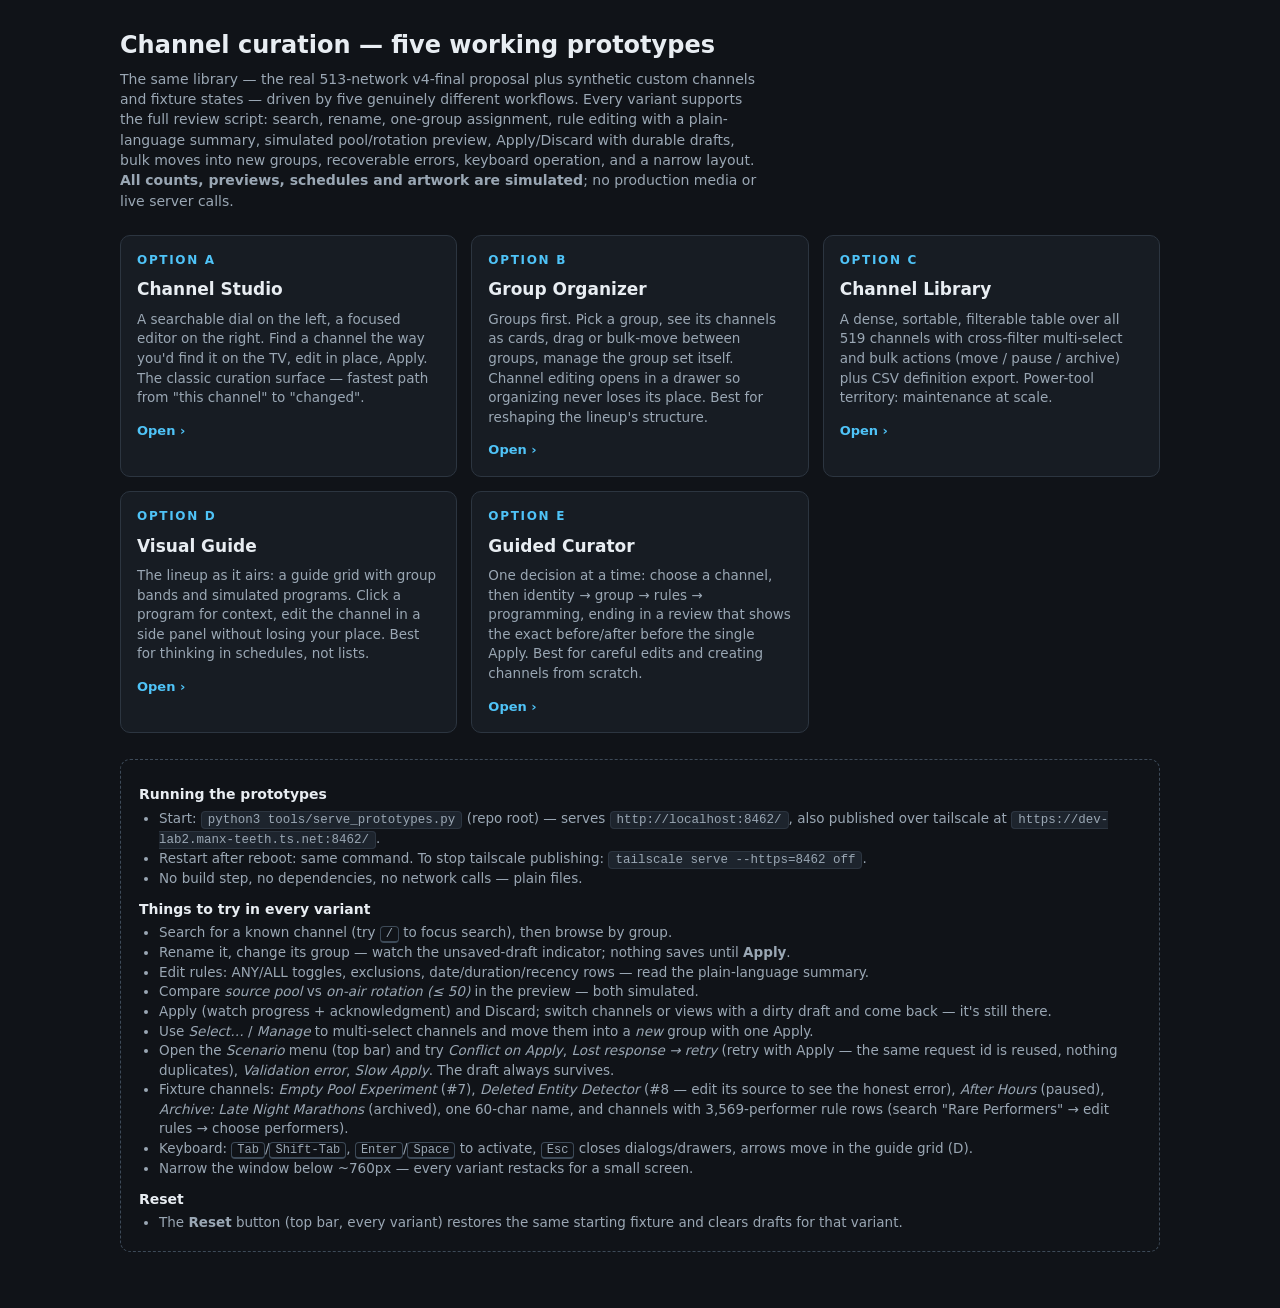
<file: prototypes/channel-curation/index.html>
<!DOCTYPE html>
<html lang="en">
<head>
<meta charset="utf-8">
<meta name="viewport" content="width=device-width, initial-scale=1">
<title>Channel curation — five prototypes</title>
<link rel="icon" href="data:image/svg+xml,%3Csvg xmlns=%27http://www.w3.org/2000/svg%27 viewBox=%270 0 16 16%27%3E%3Crect width=%2716%27 height=%2716%27 rx=%273%27 fill=%27%234fc3f7%27/%3E%3C/svg%3E">
<link rel="stylesheet" href="./shared/styles.css">
<style>
  body { overflow: auto; }
  .landing { max-width: 1080px; margin: 0 auto; padding: 28px 20px 60px; }
  .landing h1 { font-size: 24px; margin-bottom: 4px; }
  .landing .lede { color: var(--text-dim); margin: 6px 0 24px; max-width: 72ch; }
  .grid { display: grid; grid-template-columns: repeat(auto-fit, minmax(300px, 1fr)); gap: 14px; }
  .opt {
    display: flex; flex-direction: column; gap: 8px;
    background: var(--bg-raise); border: 1px solid var(--line); border-radius: 10px;
    padding: 16px; text-decoration: none; color: var(--text); transition: border-color .12s;
  }
  .opt:hover { border-color: var(--accent); }
  .opt .letter { font-size: 12px; font-weight: 800; letter-spacing: .14em; color: var(--accent); }
  .opt h2 { font-size: 17px; }
  .opt p { margin: 0; color: var(--text-dim); font-size: 13.5px; }
  .opt .go { margin-top: 6px; color: var(--accent); font-weight: 600; font-size: 13px; }
  .notes {
    margin-top: 26px; border: 1px dashed var(--line-strong); border-radius: 10px;
    padding: 14px 18px; color: var(--text-dim); font-size: 13.5px; max-width: none;
  }
  .notes h3 { color: var(--text); font-size: 14px; margin: 10px 0 4px; }
  .notes ul { margin: 4px 0; padding-left: 20px; }
  .notes code { background: var(--bg-panel); border: 1px solid var(--line); border-radius: 4px; padding: 1px 6px; font-family: var(--mono); font-size: 12.5px; }
  .kbd { border: 1px solid var(--line-strong); border-bottom-width: 2px; border-radius: 4px; padding: 0 5px; font-family: var(--mono); font-size: 12px; }
</style>
</head>
<body>
<div class="landing">
  <h1>Channel curation — five working prototypes</h1>
  <p class="lede">
    The same library — the real 513-network v4-final proposal plus synthetic custom
    channels and fixture states — driven by five genuinely different workflows.
    Every variant supports the full review script: search, rename, one-group
    assignment, rule editing with a plain-language summary, simulated
    pool/rotation preview, Apply/Discard with durable drafts, bulk moves into new
    groups, recoverable errors, keyboard operation, and a narrow layout.
    <strong>All counts, previews, schedules and artwork are simulated</strong>; no
    production media or live server calls.
  </p>
  <div class="grid">
    <a class="opt" href="./studio/">
      <span class="letter">OPTION A</span>
      <h2>Channel Studio</h2>
      <p>A searchable dial on the left, a focused editor on the right. Find a channel the way you'd find it on the TV, edit in place, Apply. The classic curation surface — fastest path from "this channel" to "changed".</p>
      <span class="go">Open ›</span>
    </a>
    <a class="opt" href="./organizer/">
      <span class="letter">OPTION B</span>
      <h2>Group Organizer</h2>
      <p>Groups first. Pick a group, see its channels as cards, drag or bulk-move between groups, manage the group set itself. Channel editing opens in a drawer so organizing never loses its place. Best for reshaping the lineup's structure.</p>
      <span class="go">Open ›</span>
    </a>
    <a class="opt" href="./library/">
      <span class="letter">OPTION C</span>
      <h2>Channel Library</h2>
      <p>A dense, sortable, filterable table over all 519 channels with cross-filter multi-select and bulk actions (move / pause / archive) plus CSV definition export. Power-tool territory: maintenance at scale.</p>
      <span class="go">Open ›</span>
    </a>
    <a class="opt" href="./guide/">
      <span class="letter">OPTION D</span>
      <h2>Visual Guide</h2>
      <p>The lineup as it airs: a guide grid with group bands and simulated programs. Click a program for context, edit the channel in a side panel without losing your place. Best for thinking in schedules, not lists.</p>
      <span class="go">Open ›</span>
    </a>
    <a class="opt" href="./curator/">
      <span class="letter">OPTION E</span>
      <h2>Guided Curator</h2>
      <p>One decision at a time: choose a channel, then identity → group → rules → programming, ending in a review that shows the exact before/after before the single Apply. Best for careful edits and creating channels from scratch.</p>
      <span class="go">Open ›</span>
    </a>
  </div>

  <div class="notes">
    <h3>Running the prototypes</h3>
    <ul>
      <li>Start: <code>python3 tools/serve_prototypes.py</code> (repo root) — serves <code>http://localhost:8462/</code>, also published over tailscale at <code>https://dev-lab2.manx-teeth.ts.net:8462/</code>.</li>
      <li>Restart after reboot: same command. To stop tailscale publishing: <code>tailscale serve --https=8462 off</code>.</li>
      <li>No build step, no dependencies, no network calls — plain files.</li>
    </ul>
    <h3>Things to try in every variant</h3>
    <ul>
      <li>Search for a known channel (try <span class="kbd">/</span> to focus search), then browse by group.</li>
      <li>Rename it, change its group — watch the unsaved-draft indicator; nothing saves until <strong>Apply</strong>.</li>
      <li>Edit rules: ANY/ALL toggles, exclusions, date/duration/recency rows — read the plain-language summary.</li>
      <li>Compare <em>source pool</em> vs <em>on-air rotation (≤ 50)</em> in the preview — both simulated.</li>
      <li>Apply (watch progress + acknowledgment) and Discard; switch channels or views with a dirty draft and come back — it's still there.</li>
      <li>Use <em>Select…</em> / <em>Manage</em> to multi-select channels and move them into a <em>new</em> group with one Apply.</li>
      <li>Open the <em>Scenario</em> menu (top bar) and try <em>Conflict on Apply</em>, <em>Lost response → retry</em> (retry with Apply — the same request id is reused, nothing duplicates), <em>Validation error</em>, <em>Slow Apply</em>. The draft always survives.</li>
      <li>Fixture channels: <em>Empty Pool Experiment</em> (#7), <em>Deleted Entity Detector</em> (#8 — edit its source to see the honest error), <em>After Hours</em> (paused), <em>Archive: Late Night Marathons</em> (archived), one 60-char name, and channels with 3,569-performer rule rows (search "Rare Performers" → edit rules → choose performers).</li>
      <li>Keyboard: <span class="kbd">Tab</span>/<span class="kbd">Shift-Tab</span>, <span class="kbd">Enter</span>/<span class="kbd">Space</span> to activate, <span class="kbd">Esc</span> closes dialogs/drawers, arrows move in the guide grid (D).</li>
      <li>Narrow the window below ~760px — every variant restacks for a small screen.</li>
    </ul>
    <h3>Reset</h3>
    <ul>
      <li>The <strong>Reset</strong> button (top bar, every variant) restores the same starting fixture and clears drafts for that variant.</li>
    </ul>
  </div>
</div>
</body>
</html>
</file>
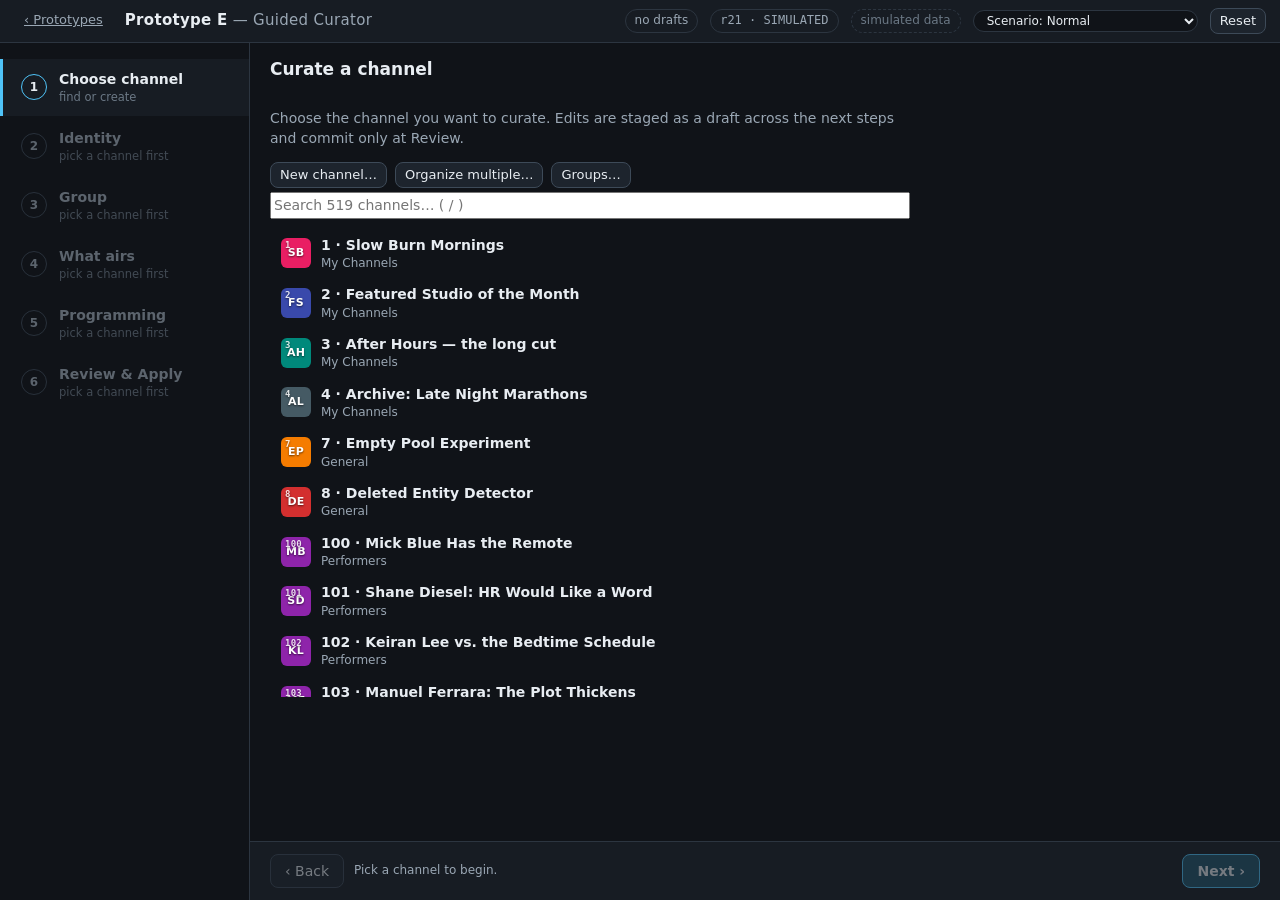
<file: prototypes/channel-curation/curator/index.html>
<!DOCTYPE html>
<html lang="en">
<head>
<meta charset="utf-8">
<meta name="viewport" content="width=device-width, initial-scale=1">
<title>Prototype E — Guided Curator</title>
<link rel="icon" href="data:image/svg+xml,%3Csvg xmlns=%27http://www.w3.org/2000/svg%27 viewBox=%270 0 16 16%27%3E%3Crect width=%2716%27 height=%2716%27 rx=%273%27 fill=%27%234fc3f7%27/%3E%3C/svg%3E">
<link rel="stylesheet" href="../shared/styles.css">
<style>
  /* E — Guided Curator: one decision at a time, identity → group → rules →
     programming → review. Apply happens once, at review, on purpose. */
  .cur-main { flex: 1; display: flex; min-height: 0; }
  .steps {
    width: 250px; flex: none; border-right: 1px solid var(--line);
    padding: 16px 0; display: flex; flex-direction: column; gap: 2px;
  }
  .steps .step {
    display: flex; gap: 12px; align-items: center; padding: 10px 18px;
    cursor: pointer; border-left: 3px solid transparent; color: var(--text-dim);
  }
  .steps .step .dot {
    width: 26px; height: 26px; border-radius: 50%; flex: none;
    display: flex; align-items: center; justify-content: center;
    border: 1.5px solid var(--line-strong); font-size: 12px; font-weight: 700;
  }
  .steps .step.current { color: var(--text); border-left-color: var(--accent); background: var(--bg-raise); }
  .steps .step.current .dot { border-color: var(--accent); }
  .steps .step.done .dot { background: var(--accent-dim); border-color: var(--accent); }
  .steps .step.blocked { opacity: .55; cursor: not-allowed; }
  .steps .step .st-label { font-weight: 600; }
  .steps .step .st-sub { font-size: 11.5px; color: var(--text-faint); }
  .stage { flex: 1; min-width: 0; display: flex; flex-direction: column; min-height: 0; }
  .stage .stage-head { padding: 14px 20px 0; }
  .stage .stage-body { flex: 1; min-height: 0; overflow: auto; padding: 12px 20px 90px; }
  .stage .stage-foot {
    display: flex; gap: 10px; align-items: center; padding: 12px 20px;
    border-top: 1px solid var(--line); background: var(--bg-raise);
  }
  .picker-list { max-width: 640px; }
  .diff-table { border-collapse: collapse; width: 100%; max-width: 760px; }
  .diff-table td, .diff-table th { border: 1px solid var(--line); padding: 6px 10px; text-align: left; vertical-align: top; font-size: 13px; }
  .diff-table th { color: var(--text-dim); font-weight: 600; width: 150px; }
  .diff-table .old { color: var(--text-dim); }
  @media (max-width: 760px) {
    .cur-main { flex-direction: column; }
    .steps { width: 100%; flex-direction: row; overflow-x: auto; padding: 8px; border-right: 0; border-bottom: 1px solid var(--line); }
    .steps .step { border-left: 0; border-bottom: 3px solid transparent; padding: 8px 10px; flex: none; }
    .steps .step.current { border-bottom-color: var(--accent); }
  }
</style>
</head>
<body>
<div id="app"></div>
<script type="module" src="./main.js"></script>
</body>
</html>
</file>
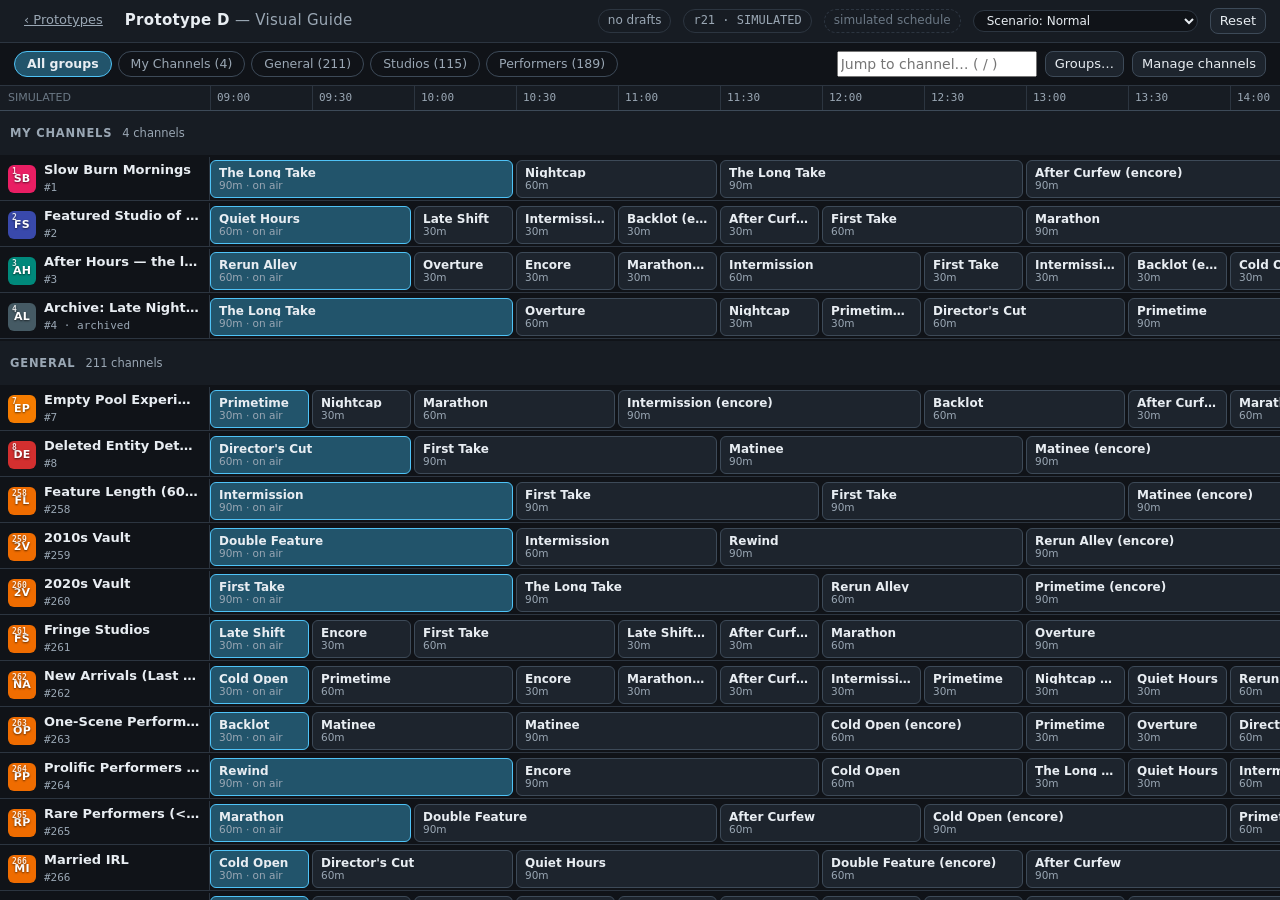
<file: prototypes/channel-curation/guide/index.html>
<!DOCTYPE html>
<html lang="en">
<head>
<meta charset="utf-8">
<meta name="viewport" content="width=device-width, initial-scale=1">
<title>Prototype D — Visual Guide</title>
<link rel="icon" href="data:image/svg+xml,%3Csvg xmlns=%27http://www.w3.org/2000/svg%27 viewBox=%270 0 16 16%27%3E%3Crect width=%2716%27 height=%2716%27 rx=%273%27 fill=%27%234fc3f7%27/%3E%3C/svg%3E">
<link rel="stylesheet" href="../shared/styles.css">
<style>
  /* D — Visual Guide: guide-shaped browsing, edit in context. */
  .gd-main { flex: 1; display: flex; flex-direction: column; min-height: 0; }
  .gd-tools { display: flex; gap: 8px; padding: 8px 14px; border-bottom: 1px solid var(--line); align-items: center; flex-wrap: wrap; }
  .gd-tools .tabs { display: flex; gap: 6px; flex-wrap: wrap; }
  .gd-tools .tabs button {
    background: transparent; border: 1px solid var(--line-strong); border-radius: 14px;
    padding: 3px 12px; font-size: 12.5px; color: var(--text-dim);
  }
  .gd-tools .tabs button[aria-pressed="true"] { background: var(--accent-dim); color: var(--text); border-color: var(--accent); font-weight: 700; }
  .grid-host { flex: 1; min-height: 0; display: flex; }
  .group-band {
    display: flex; align-items: center; gap: 10px; padding: 5px 10px;
    background: var(--bg-raise); color: var(--text-dim); font-size: 11.5px; font-weight: 700;
    text-transform: uppercase; letter-spacing: .07em;
  }
  .chan-row { display: flex; border-bottom: 1px solid var(--line); position: relative; }
  .chan-cell {
    position: sticky; left: 0; z-index: 2; width: 210px; flex: none;
    background: var(--bg); display: flex; gap: 8px; align-items: center; padding: 4px 8px;
    border-right: 1px solid var(--line); cursor: pointer; overflow: hidden;
  }
  .chan-cell:hover, .chan-cell:focus-visible { background: var(--bg-raise); }
  .chan-cell .cname { font-weight: 600; font-size: 13px; overflow: hidden; text-overflow: ellipsis; white-space: nowrap; }
  .chan-cell .cnum { color: var(--text-dim); font-family: var(--mono); font-size: 11px; }
  .prog {
    position: absolute; top: 3px; bottom: 3px; border-radius: 6px;
    background: var(--bg-panel); border: 1px solid var(--line-strong);
    padding: 4px 8px; font-size: 12px; overflow: hidden; cursor: pointer;
    display: flex; flex-direction: column; justify-content: center; min-width: 0;
  }
  .prog:hover, .prog:focus-visible { border-color: var(--accent); z-index: 1; }
  .prog.onair { background: var(--accent-dim); border-color: var(--accent); }
  .prog .pt { font-weight: 600; white-space: nowrap; overflow: hidden; text-overflow: ellipsis; }
  .prog .pm { color: var(--text-dim); font-size: 10.5px; white-space: nowrap; }
  .ctx-panel {
    width: min(480px, 94vw); flex: none; border-left: 1px solid var(--line-strong);
    background: var(--bg-raise); display: none; flex-direction: column; min-height: 0;
  }
  .ctx-panel.open { display: flex; }
  .ctx-panel .ctx-head { display: flex; align-items: center; gap: 10px; padding: 10px 14px; border-bottom: 1px solid var(--line); }
  .popover { position: fixed; z-index: 70; width: 320px; background: var(--bg-panel); border: 1px solid var(--line-strong); border-radius: 10px; box-shadow: 0 12px 48px rgba(0,0,0,.55); }
  .popover .pop-body { padding: 12px 14px; }
  @media (max-width: 760px) {
    .chan-cell { width: 140px; }
    .ctx-panel { position: fixed; right: 0; top: 0; bottom: 0; z-index: 55; box-shadow: -12px 0 48px rgba(0,0,0,.5); }
  }
</style>
</head>
<body>
<div id="app"></div>
<script type="module" src="./main.js"></script>
</body>
</html>
</file>
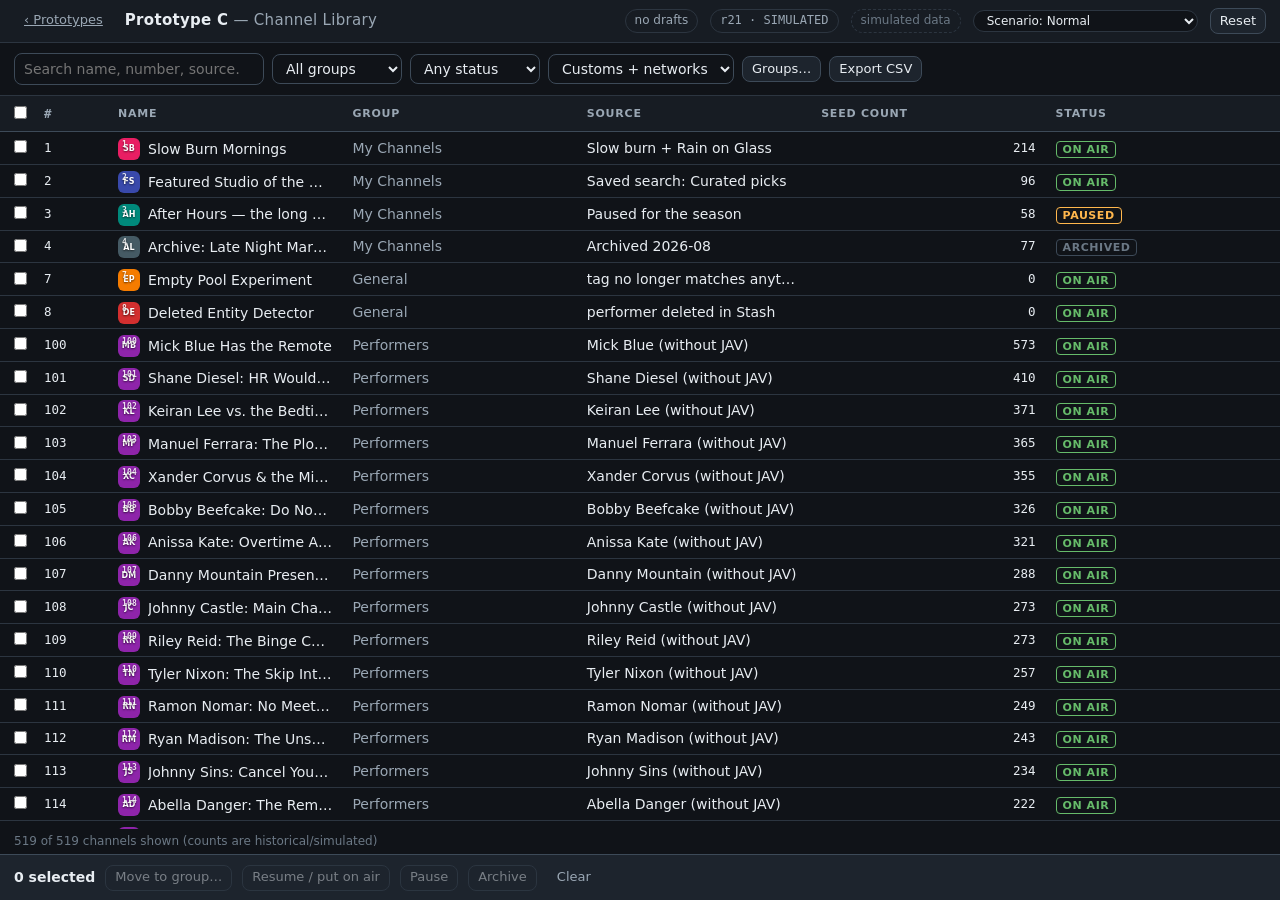
<file: prototypes/channel-curation/library/index.html>
<!DOCTYPE html>
<html lang="en">
<head>
<meta charset="utf-8">
<meta name="viewport" content="width=device-width, initial-scale=1">
<title>Prototype C — Channel Library</title>
<link rel="icon" href="data:image/svg+xml,%3Csvg xmlns=%27http://www.w3.org/2000/svg%27 viewBox=%270 0 16 16%27%3E%3Crect width=%2716%27 height=%2716%27 rx=%273%27 fill=%27%234fc3f7%27/%3E%3C/svg%3E">
<link rel="stylesheet" href="../shared/styles.css">
<style>
  /* C — Channel Library: dense, filterable table + bulk operations. */
  .lib-main { flex: 1; display: flex; flex-direction: column; min-height: 0; }
  .filters { display: flex; gap: 8px; padding: 10px 14px; border-bottom: 1px solid var(--line); flex-wrap: wrap; align-items: center; }
  .filters select, .filters input[type="search"] {
    background: var(--bg); border: 1px solid var(--line-strong); border-radius: var(--radius); padding: 5px 9px;
  }
  .table-wrap { flex: 1; min-height: 0; display: flex; }
  table { border-collapse: collapse; width: 100%; table-layout: fixed; }
  thead th {
    position: sticky; top: 0; z-index: 2; background: var(--bg-raise);
    text-align: left; font-size: 11px; text-transform: uppercase; letter-spacing: .07em;
    color: var(--text-dim); padding: 7px 10px; border-bottom: 1px solid var(--line-strong);
    cursor: pointer; user-select: none; white-space: nowrap;
  }
  thead th:hover { color: var(--text); }
  tbody tr td { padding: 4px 10px; border-bottom: 1px solid var(--line); overflow: hidden; text-overflow: ellipsis; white-space: nowrap; }
  tbody tr:hover td { background: var(--bg-raise); }
  tbody tr.cursor td { cursor: pointer; }
  td.num, th.num { width: 74px; font-family: var(--mono); font-size: 12.5px; }
  td.sel, th.sel { width: 34px; text-align: center; }
  td.grp { width: 120px; color: var(--text-dim); }
  td.cnt { width: 90px; text-align: right; font-family: var(--mono); font-size: 12.5px; }
  td.st { width: 100px; }
  tr[aria-selected="true"] td { background: var(--bg-panel); }
  .bulk-bar {
    display: flex; gap: 10px; align-items: center; padding: 8px 14px;
    background: var(--bg-panel); border-top: 1px solid var(--line-strong); min-height: 46px;
  }
  .count-note { color: var(--text-faint); font-size: 12px; }
  @media (max-width: 760px) { td.grp, th.grp, td.src, th.src { display: none; } }
</style>
</head>
<body>
<div id="app"></div>
<script type="module" src="./main.js"></script>
</body>
</html>
</file>
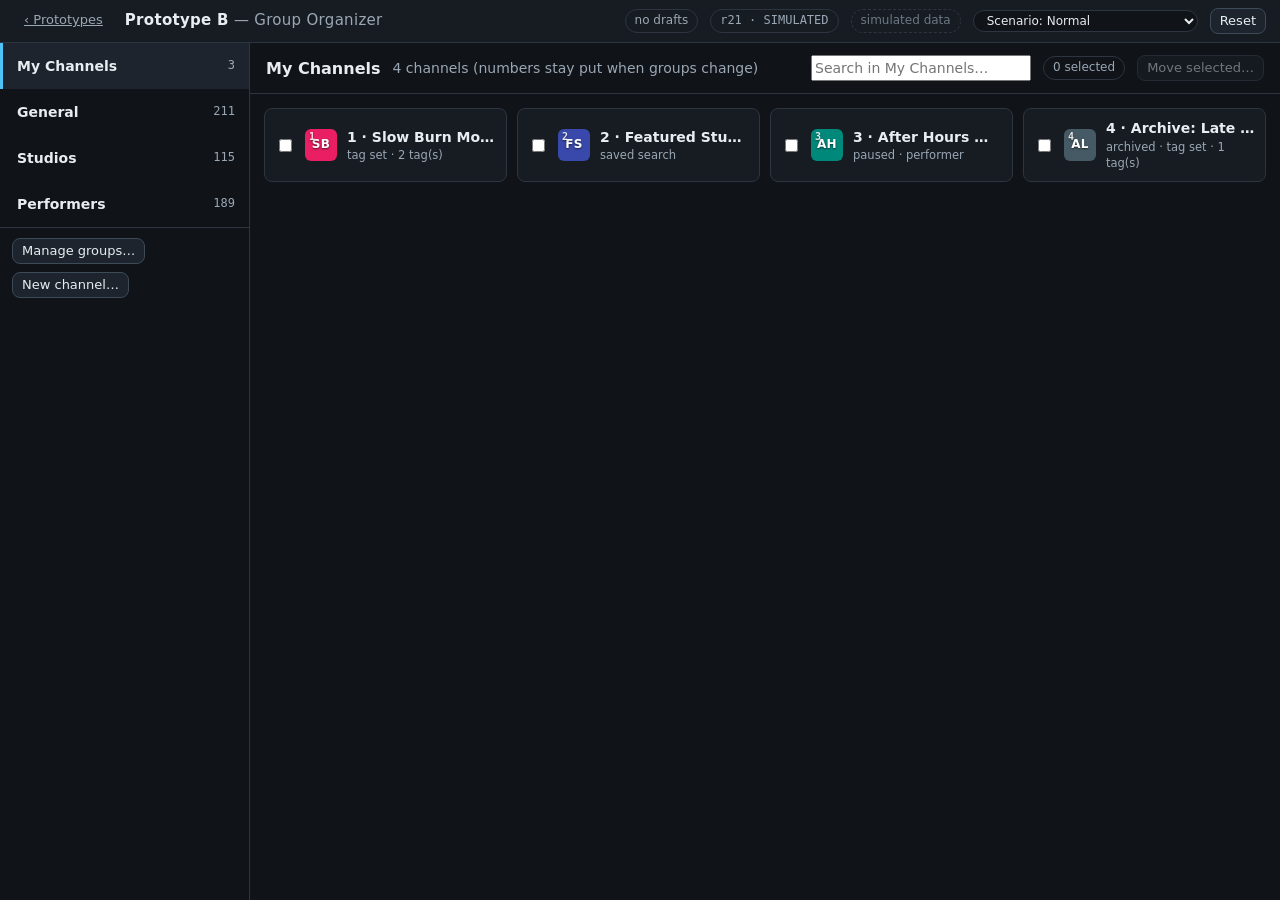
<file: prototypes/channel-curation/organizer/index.html>
<!DOCTYPE html>
<html lang="en">
<head>
<meta charset="utf-8">
<meta name="viewport" content="width=device-width, initial-scale=1">
<title>Prototype B — Group Organizer</title>
<link rel="icon" href="data:image/svg+xml,%3Csvg xmlns=%27http://www.w3.org/2000/svg%27 viewBox=%270 0 16 16%27%3E%3Crect width=%2716%27 height=%2716%27 rx=%273%27 fill=%27%234fc3f7%27/%3E%3C/svg%3E">
<link rel="stylesheet" href="../shared/styles.css">
<style>
  /* B — Group Organizer: group-first browsing + organization. */
  .org-main { flex: 1; display: flex; min-height: 0; }
  .group-rail {
    width: 250px; flex: none; border-right: 1px solid var(--line);
    display: flex; flex-direction: column; min-height: 0;
  }
  .group-rail .g-row {
    display: flex; align-items: center; gap: 10px; padding: 10px 14px;
    cursor: pointer; border-left: 3px solid transparent; min-height: 46px;
  }
  .group-rail .g-row:hover { background: var(--bg-raise); }
  .group-rail .g-row[aria-selected="true"] { background: var(--bg-panel); border-left-color: var(--accent); }
  .group-rail .g-row .g-name { font-weight: 700; flex: 1; }
  .group-rail .g-row .g-count { color: var(--text-dim); font-family: var(--mono); font-size: 12px; }
  .group-rail .g-tools { padding: 10px 12px; border-top: 1px solid var(--line); display: flex; gap: 8px; flex-wrap: wrap; }

  .members { flex: 1; min-width: 0; display: flex; flex-direction: column; min-height: 0; }
  .members .m-head { padding: 12px 16px; border-bottom: 1px solid var(--line); display: flex; align-items: center; gap: 12px; flex-wrap: wrap; }
  .members .m-tools { display: flex; gap: 8px; flex-wrap: wrap; }
  .cards {
    display: grid; grid-template-columns: repeat(auto-fill, minmax(230px, 1fr));
    gap: 10px; padding: 14px; align-content: start;
  }
  .card {
    background: var(--bg-raise); border: 1px solid var(--line); border-radius: var(--radius);
    padding: 9px 10px; display: flex; gap: 10px; align-items: center; cursor: pointer;
    min-height: 52px;
  }
  .card:hover { border-color: var(--line-strong); }
  .card[aria-selected="true"] { border-color: var(--accent); }
  .card.dragover { border-color: var(--warn); border-style: dashed; }
  .card .c-name { font-weight: 600; overflow: hidden; text-overflow: ellipsis; white-space: nowrap; }
  .card .c-sub { color: var(--text-dim); font-size: 11.5px; }
  .drop-empty {
    border: 1px dashed var(--line-strong); color: var(--text-faint);
    border-radius: var(--radius); padding: 14px; margin: 0 14px; text-align: center;
  }

  .drawer {
    position: fixed; top: 0; right: 0; bottom: 0; width: min(560px, 94vw);
    background: var(--bg-raise); border-left: 1px solid var(--line-strong);
    box-shadow: -12px 0 48px rgba(0,0,0,.5); z-index: 50; display: flex; flex-direction: column;
  }
  .drawer .drawer-head { display: flex; align-items: center; gap: 10px; padding: 12px 16px; border-bottom: 1px solid var(--line); }
  @media (max-width: 760px) {
    .org-main { flex-direction: column; }
    .group-rail { width: 100%; max-height: 38vh; border-right: 0; border-bottom: 1px solid var(--line); }
  }
</style>
</head>
<body>
<div id="app"></div>
<script type="module" src="./main.js"></script>
</body>
</html>
</file>
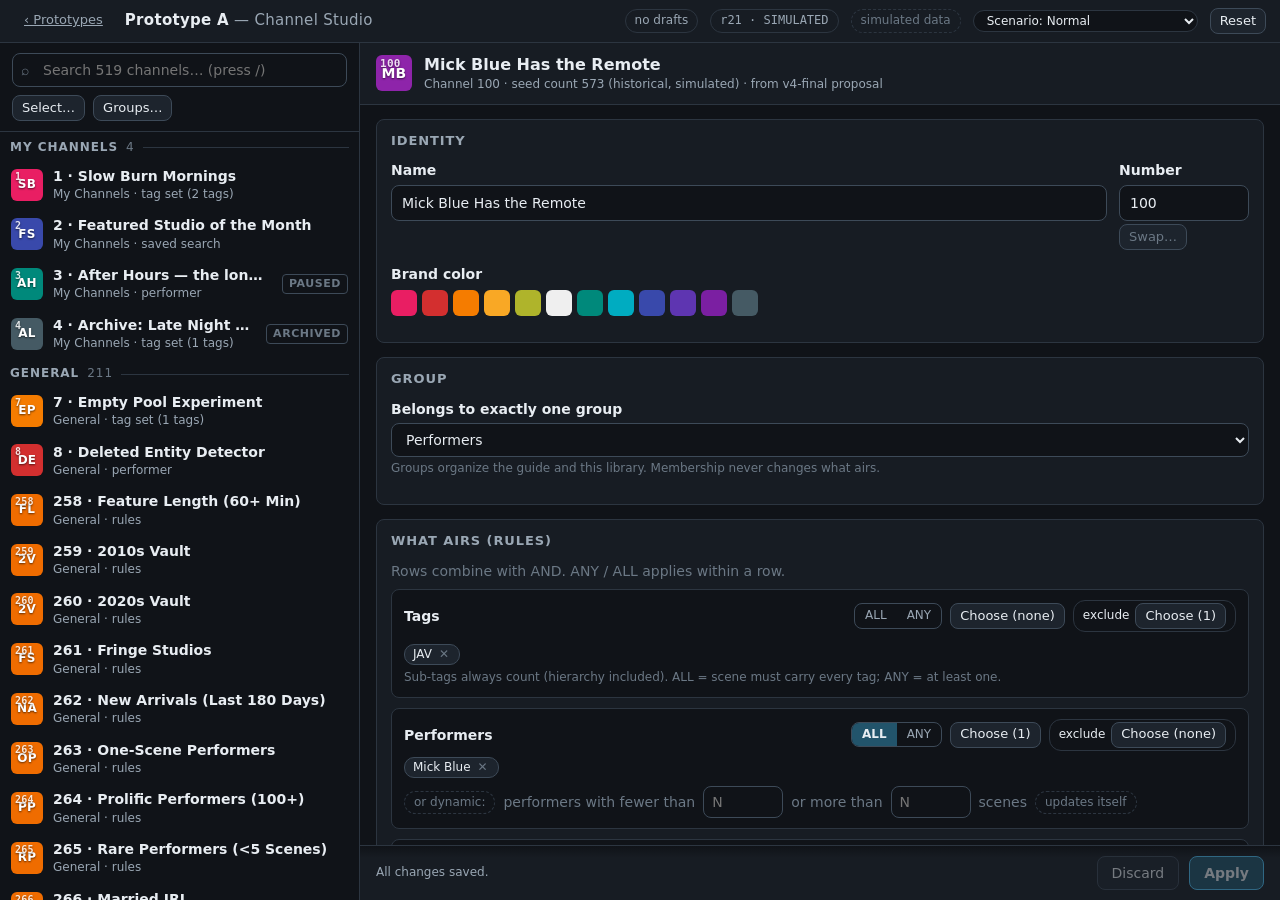
<file: prototypes/channel-curation/studio/index.html>
<!DOCTYPE html>
<html lang="en">
<head>
<meta charset="utf-8">
<meta name="viewport" content="width=device-width, initial-scale=1">
<title>Prototype A — Channel Studio</title>
<link rel="icon" href="data:image/svg+xml,%3Csvg xmlns=%27http://www.w3.org/2000/svg%27 viewBox=%270 0 16 16%27%3E%3Crect width=%2716%27 height=%2716%27 rx=%273%27 fill=%27%234fc3f7%27/%3E%3C/svg%3E">
<link rel="stylesheet" href="../shared/styles.css">
<style>
  /* A — Channel Studio: searchable dial + focused side-by-side editor. */
  .studio-main { display: flex; flex: 1; min-height: 0; }
  .dial { width: 360px; flex: none; display: flex; flex-direction: column; border-right: 1px solid var(--line); min-height: 0; }
  .dial .dial-tools { padding: 10px 12px; border-bottom: 1px solid var(--line); display: flex; flex-direction: column; gap: 8px; }
  .dial .row { min-height: 44px; }
  .editor-pane { flex: 1; min-width: 0; display: flex; flex-direction: column; min-height: 0; }
  .editor-pane .editor-head { display: flex; align-items: center; gap: 12px; padding: 10px 16px; border-bottom: 1px solid var(--line); background: var(--bg-raise); }
  .bulk-bar {
    display: none; align-items: center; gap: 10px; padding: 8px 12px;
    background: var(--bg-panel); border-bottom: 1px solid var(--line-strong);
  }
  .bulk-bar.active { display: flex; }
  @media (max-width: 760px) {
    .studio-main { flex-direction: column; }
    .dial { width: 100%; max-height: 46vh; border-right: 0; border-bottom: 1px solid var(--line); }
    .editor-pane { flex: 1; }
  }
</style>
</head>
<body>
<div id="app"></div>
<script type="module" src="./main.js"></script>
</body>
</html>
</file>
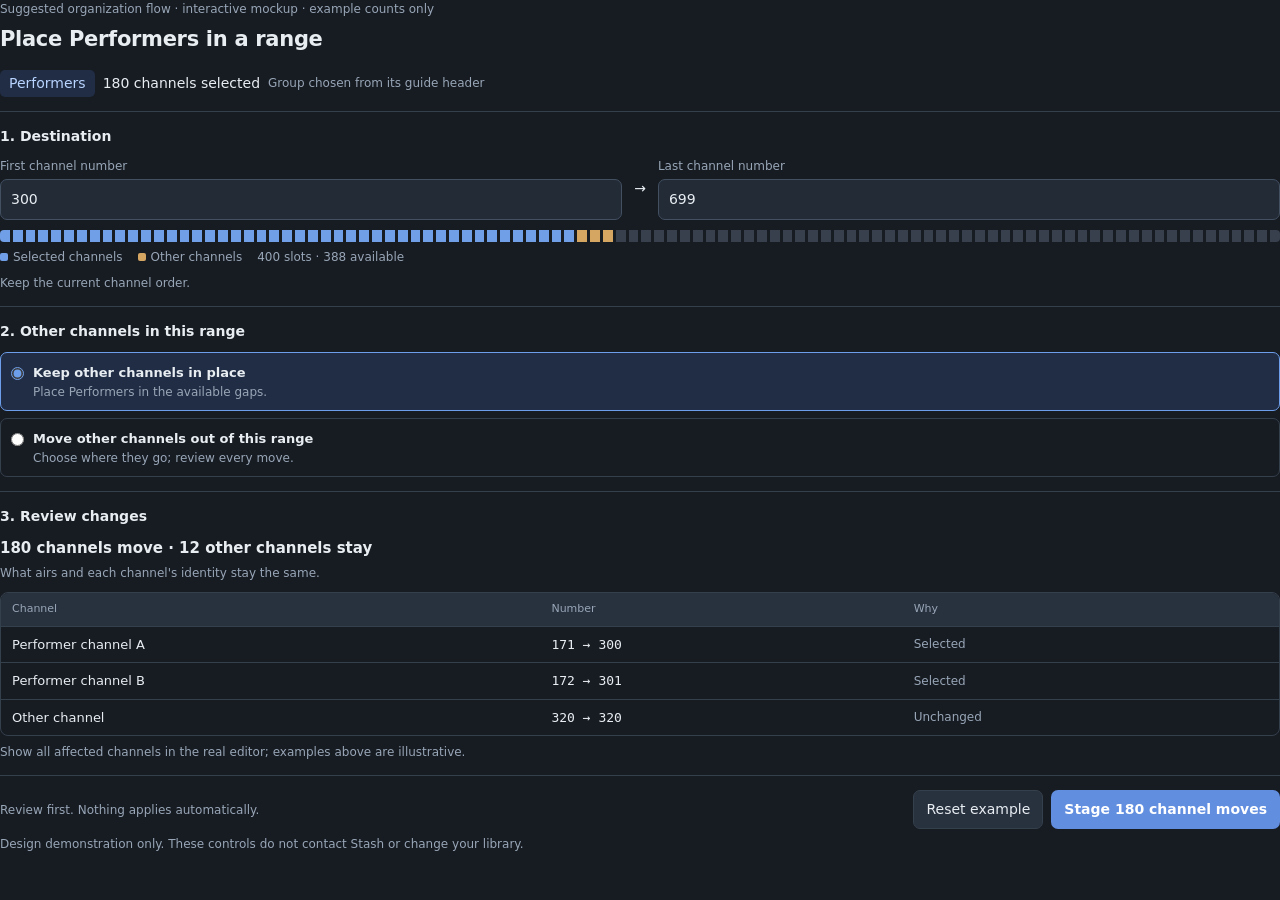
<file: analysis/channel-org-review-2026-10-06/ux-concept.html>
<!doctype html>
<html lang="en"><meta charset="utf-8"><meta name="viewport" content="width=device-width,initial-scale=1">
<style>
:root{color-scheme:light dark}*{box-sizing:border-box}body{margin:0;color:var(--foreground,#e8edf2);background:var(--background,#171b22);font:14px/1.5 var(--font-sans,system-ui,sans-serif)}
p,h2,h3{margin:0}h2{font-size:21px;letter-spacing:-.3px;margin:6px 0 14px}.caption{font-size:12px;color:var(--muted-foreground,#98a6b7)}
.meta{display:flex;align-items:center;gap:8px;flex-wrap:wrap;margin-bottom:14px}.badge{padding:3px 9px;border-radius:5px;background:var(--accent-surface,#202d44);color:var(--accent-surface-foreground,#b8d4ff)}
label{cursor:pointer}.section{border-top:1px solid var(--border,#35404d);padding:14px 0}.section-title{font-size:14px;font-weight:650;margin-bottom:10px}
.range{display:flex;align-items:center;gap:12px;flex-wrap:wrap}.field{display:grid;gap:4px;flex:1;min-width:115px}.field>span{font-size:12px;color:var(--muted-foreground,#98a6b7)}
input[type=number]{font:inherit;width:100%;padding:9px 10px;border:1px solid var(--input,#425062);border-radius:7px;background:var(--card,#222b36);color:inherit}
input:focus-visible,button:focus-visible{outline:2px solid var(--ring,#7bb0fb);outline-offset:3px}
fieldset{margin:0;padding:0;border:0;display:grid;gap:7px}.choice{display:flex;align-items:flex-start;gap:9px;padding:9px 10px;border:1px solid var(--border,#35404d);border-radius:7px}
.choice:has(input:checked){border-color:var(--accent,#6d9eea);background:var(--accent-surface,#202d44)}.choice input{margin:5px 0 0;accent-color:var(--accent,#6d9eea)}
.choice strong{font-size:13px}.choice p{font-size:12px;color:var(--muted-foreground,#98a6b7)}
#outside{padding-top:9px}.occupancy{display:flex;gap:3px;margin:10px 0 6px;height:12px;overflow:hidden;border-radius:4px}.cell{flex:1;min-width:0;background:var(--muted,#38404d)}
.cell.moved{background:var(--chart-1,#709fe8)}.cell.occupied{background:var(--chart-3,#d5a562)}.legend{display:flex;gap:15px;flex-wrap:wrap;font-size:12px;color:var(--muted-foreground,#98a6b7)}.legend i{width:8px;height:8px;display:inline-block;border-radius:2px;margin-right:5px}
.recap{font-size:15px;font-weight:650;margin-bottom:5px}.detail{font-size:12px;color:var(--muted-foreground,#98a6b7)}
.table{border:1px solid var(--border,#35404d);border-radius:8px;overflow:hidden;margin-top:10px}
.row{display:grid;grid-template-columns:minmax(0,1.5fr) minmax(95px,1fr) minmax(85px,1fr);gap:8px;padding:8px 11px;align-items:center;border-bottom:1px solid var(--border,#35404d);font-size:13px}.row:last-child{border-bottom:0}.row.head{color:var(--muted-foreground,#98a6b7);font-size:11px;background:var(--secondary,#28313e)}
.number{font-variant-numeric:tabular-nums;font-family:var(--font-mono,monospace)}.reason{color:var(--muted-foreground,#98a6b7);font-size:12px}
.footer{display:flex;align-items:center;gap:8px;flex-wrap:wrap;border-top:1px solid var(--border,#35404d);padding:14px 0 6px}.footer .state{flex:1;min-width:170px;font-size:12px;color:var(--muted-foreground,#98a6b7)}
button{font:inherit;padding:8px 12px;border:1px solid var(--border,#35404d);border-radius:7px;background:var(--secondary,#28313e);color:inherit;cursor:pointer}
button.primary{background:var(--primary,#628ee0);color:var(--primary-foreground,#fff);border-color:transparent;font-weight:600}button:disabled{opacity:.5;cursor:default}button.text{background:transparent;border-color:transparent;padding:2px 0;color:var(--accent,#91b8fb);font-size:12px}
[hidden]{display:none!important}.warning{color:var(--warning-foreground,#f5c77a)}
@media(max-width:420px){h2{font-size:19px}.row{grid-template-columns:minmax(0,1.2fr) 93px 81px;padding:8px}.footer button{flex:1}.footer .state{flex-basis:100%}}
</style>
<body>
<p class="caption">Suggested organization flow · interactive mockup · example counts only</p>
<h2>Place Performers in a range</h2>
<div class="meta"><span class="badge">Performers</span><span>180 channels selected</span><span class="caption">Group chosen from its guide header</span></div>
<section class="section" aria-labelledby="destination-title">
<h3 class="section-title" id="destination-title">1. Destination</h3>
<div class="range"><label class="field"><span>First channel number</span><input id="start" type="number" value="300" min="100" max="899"></label><span aria-hidden="true">→</span><label class="field"><span>Last channel number</span><input id="end" type="number" value="699" min="100" max="899"></label></div>
<div class="occupancy" id="map" aria-hidden="true"></div><div class="legend"><span><i style="background:var(--chart-1,#709fe8)"></i>Selected channels</span><span><i style="background:var(--chart-3,#d5a562)"></i>Other channels</span><span id="capacity">400 slots · 388 available</span></div>
<p class="detail" style="margin-top:8px">Keep the current channel order.</p>
</section>
<section class="section" aria-labelledby="conflicts-title"><h3 class="section-title" id="conflicts-title">2. Other channels in this range</h3>
<fieldset aria-label="Handle occupied numbers"><label class="choice"><input type="radio" name="strategy" value="keep" checked><div><strong>Keep other channels in place</strong><p>Place Performers in the available gaps.</p></div></label>
<label class="choice"><input type="radio" name="strategy" value="move"><div><strong>Move other channels out of this range</strong><p>Choose where they go; review every move.</p></div></label></fieldset>
<div id="outside" hidden><div class="range"><label class="field"><span>Relocate other channels from</span><input id="outside-start" type="number" value="700" min="100" max="899"></label><label class="field"><span>To</span><input id="outside-end" type="number" value="899" min="100" max="899"></label></div><p class="detail" style="margin-top:6px">One-time arrangement. This does not reserve numbers permanently.</p></div>
</section>
<section class="section" aria-labelledby="review-title"><h3 class="section-title" id="review-title">3. Review changes</h3><p class="recap" id="recap">180 channels move · 12 other channels stay</p><p class="detail">What airs and each channel's identity stay the same.</p>
<div class="table" role="table" aria-label="Example channel changes"><div class="row head" role="row"><span role="columnheader">Channel</span><span role="columnheader">Number</span><span role="columnheader">Why</span></div>
<div class="row" role="row"><span role="cell">Performer channel A</span><span role="cell" class="number" id="a-number">171 → 300</span><span role="cell" class="reason">Selected</span></div>
<div class="row" role="row"><span role="cell">Performer channel B</span><span role="cell" class="number" id="b-number">172 → 301</span><span role="cell" class="reason">Selected</span></div>
<div class="row" role="row"><span role="cell">Other channel</span><span role="cell" class="number" id="other-number">320 → 320</span><span role="cell" class="reason" id="other-reason">Unchanged</span></div></div>
<p class="detail" style="margin-top:7px">Show all affected channels in the real editor; examples above are illustrative.</p>
</section>
<div class="footer"><span class="state" id="state" role="status" aria-live="polite">Review first. Nothing applies automatically.</span><button id="back">Reset example</button><button class="primary" id="stage">Stage 180 channel moves</button></div>
<p class="caption">Design demonstration only. These controls do not contact Stash or change your library.</p>
<script>
const ids=id=>document.getElementById(id);const blockers=[320,350,380,410,440,450,500,540,570,600,630,650];let staged=false;
function update(){const lo=Number(ids('start').value),hi=Number(ids('end').value),move=document.querySelector('input[name=strategy]:checked').value==='move',valid=lo>=100&&hi<=899&&lo<=hi,others=blockers.filter(n=>lo<=n&&n<=hi).length,available=valid?(hi-lo+1-(move?0:others)):0;ids('outside').hidden=!move;ids('capacity').textContent=valid?(hi-lo+1)+' slots · '+available+' available':'Choose a valid range within 100–899';
ids('recap').textContent='180 channels move · '+others+' other channels '+(move?'relocate':'stay');ids('a-number').textContent='171 → '+lo;ids('b-number').textContent='172 → '+(lo+1);ids('other-number').textContent=move?'320 → '+ids('outside-start').value:'320 → 320';ids('other-reason').textContent=move?'Relocated':'Unchanged';
ids('map').replaceChildren();for(let i=0;i<100;i++){const c=document.createElement('span');c.className='cell '+(i<45?'moved':(!move&&i>=45&&i<48?'occupied':''));ids('map').append(c)}
const canStage=valid&&available>=180;ids('stage').disabled=!canStage;ids('stage').textContent=staged?'Staged — ready for explicit Apply':'Stage 180 channel moves';ids('state').textContent=!canStage?'Not enough space — adjust the destination.':staged?'Draft staged. The real editor would now offer Apply.':'Review first. Nothing applies automatically.'}
document.querySelectorAll('input').forEach(e=>e.addEventListener('input',()=>{staged=false;update()}));ids('stage').addEventListener('click',()=>{staged=true;update()});ids('back').addEventListener('click',()=>{staged=false;ids('start').value=300;ids('end').value=699;document.querySelector('input[value=keep]').checked=true;update()});update();
</script>
</body></html>
</file>
<file: prototypes/channel-curation/shared/styles.css>
/* Channel curation prototypes — shared styles.
   Dark theme matching the TV/Stash context; every interactive element has a
   visible focus ring; status never relies on color alone (text labels ride
   along). Variants add their own layout rules in their HTML files. */

:root {
  --bg: #101318;
  --bg-raise: #171c23;
  --bg-panel: #1d242d;
  --line: #2c3540;
  --line-strong: #3d4a58;
  --text: #e8edf2;
  --text-dim: #9aa7b4;
  --text-faint: #6b7885;
  --accent: #4fc3f7;
  --accent-dim: #22546b;
  --ok: #66bb6a;
  --warn: #ffb74d;
  --err: #ef5350;
  --focus: #ffd54f;
  --radius: 8px;
  --mono: ui-monospace, "SF Mono", Menlo, Consolas, monospace;
  --sans: system-ui, -apple-system, "Segoe UI", Roboto, sans-serif;
}

* { box-sizing: border-box; }
html, body { margin: 0; padding: 0; height: 100%; }
body {
  background: var(--bg);
  color: var(--text);
  font: 14px/1.45 var(--sans);
}
#app { height: 100vh; display: flex; flex-direction: column; }

h1, h2, h3 { margin: 0; font-weight: 600; }
button { font: inherit; color: inherit; cursor: pointer; }
input, select, textarea { font: inherit; color: var(--text); }
a { color: var(--accent); }

:focus-visible {
  outline: 2px solid var(--focus);
  outline-offset: 1px;
  border-radius: 3px;
}

/* ---------- buttons ---------- */
.btn {
  background: var(--bg-panel);
  border: 1px solid var(--line-strong);
  border-radius: var(--radius);
  padding: 6px 14px;
  min-height: 32px;
}
.btn:hover { border-color: var(--accent); }
.btn.primary { background: var(--accent-dim); border-color: var(--accent); font-weight: 600; }
.btn.danger { border-color: var(--err); }
.btn.ghost { background: transparent; border-color: transparent; color: var(--text-dim); }
.btn.ghost:hover { color: var(--text); border-color: var(--line-strong); }
.btn:disabled { opacity: .45; cursor: not-allowed; }
.btn.small { padding: 2px 9px; min-height: 26px; font-size: 13px; }

/* ---------- header ---------- */
.topbar {
  display: flex; align-items: center; gap: 12px;
  padding: 8px 14px;
  background: var(--bg-raise);
  border-bottom: 1px solid var(--line);
  flex: none;
  flex-wrap: wrap;
}
.topbar .title { font-weight: 700; font-size: 15px; letter-spacing: .02em; white-space: nowrap; }
.topbar .title .sub { color: var(--text-dim); font-weight: 400; }
.topbar .spacer { flex: 1; }
.searchbox { position: relative; }
.searchbox input {
  background: var(--bg); border: 1px solid var(--line-strong);
  border-radius: var(--radius); padding: 6px 10px 6px 30px; width: 240px;
}
.searchbox .icon { position: absolute; left: 9px; top: 7px; color: var(--text-faint); }
.revision-chip {
  font-family: var(--mono); font-size: 12px; color: var(--text-dim);
  border: 1px solid var(--line); border-radius: 12px; padding: 2px 9px; white-space: nowrap;
}

/* scenario + draft indicators */
.pill {
  display: inline-flex; align-items: center; gap: 5px;
  border: 1px solid var(--line); border-radius: 12px;
  padding: 2px 9px; font-size: 12px; white-space: nowrap;
}
.pill.dirty { border-color: var(--warn); color: var(--warn); }
.pill.clean { color: var(--text-dim); }
.pill.sim { border-style: dashed; color: var(--text-faint); }
select.pill { background: var(--bg); padding-right: 4px; }

/* ---------- channel tile (neutral artwork: brand color + monogram) ---------- */
.tile {
  position: relative; flex: none;
  display: flex; align-items: center; justify-content: center;
  border-radius: 6px; color: #fff;
  font-weight: 700; letter-spacing: .02em;
  text-shadow: 0 1px 2px rgba(0,0,0,.6);
  user-select: none;
}
.tile .num {
  position: absolute; top: 1px; left: 4px;
  font-size: 10px; font-weight: 600; opacity: .85;
  font-family: var(--mono);
}

/* ---------- lists ---------- */
.scroll { overflow-y: auto; overflow-x: hidden; }
.row {
  display: flex; align-items: center; gap: 10px;
  padding: 5px 10px; border-radius: var(--radius);
  cursor: pointer; border: 1px solid transparent; min-height: 40px;
}
.row:hover { background: var(--bg-raise); }
.row[aria-selected="true"], .row.active {
  background: var(--bg-panel); border-color: var(--accent);
}
.row .meta { min-width: 0; flex: 1; }
.row .name { font-weight: 600; overflow: hidden; text-overflow: ellipsis; white-space: nowrap; }
.row .sub { color: var(--text-dim); font-size: 12px; overflow: hidden; text-overflow: ellipsis; white-space: nowrap; }
.row .badges { display: flex; gap: 4px; flex: none; }
.group-header {
  display: flex; align-items: center; gap: 8px;
  padding: 7px 10px 3px; color: var(--text-dim);
  font-size: 12px; font-weight: 700; text-transform: uppercase; letter-spacing: .08em;
  cursor: pointer; user-select: none;
}
.group-header .count { color: var(--text-faint); font-weight: 400; }
.group-header::after { content: ""; flex: 1; border-top: 1px solid var(--line); }

/* status chips: text-carrying, never color-only */
.status-chip {
  font-size: 11px; font-weight: 700; letter-spacing: .05em;
  border-radius: 4px; padding: 1px 6px; border: 1px solid;
  text-transform: uppercase;
}
.status-chip.ok { color: var(--ok); border-color: var(--ok); }
.status-chip.warn { color: var(--warn); border-color: var(--warn); }
.status-chip.err { color: var(--err); border-color: var(--err); }
.status-chip.dim { color: var(--text-faint); border-color: var(--line-strong); }
.status-chip.accent { color: var(--accent); border-color: var(--accent); }

/* ---------- editor ---------- */
.editor { display: flex; flex-direction: column; min-height: 0; }
.editor .editor-body { padding: 14px 16px 90px; }
.field { margin-bottom: 14px; }
.field > label { display: block; font-weight: 600; margin-bottom: 4px; }
.field .hint { color: var(--text-faint); font-size: 12px; margin-top: 3px; }
.field input[type="text"], .field input[type="number"], .field select, .field textarea {
  width: 100%; background: var(--bg); border: 1px solid var(--line-strong);
  border-radius: var(--radius); padding: 7px 10px;
}
.field input:focus, .field select:focus, .field textarea:focus { border-color: var(--accent); }
.field.invalid input, .field.invalid select { border-color: var(--err); }
.field .error-msg { color: var(--err); font-size: 12px; margin-top: 3px; }
.fieldrow { display: flex; gap: 12px; }
.fieldrow .field { flex: 1; }

.editor-actions {
  position: sticky; bottom: 0; left: 0; right: 0;
  display: flex; gap: 10px; align-items: center;
  padding: 10px 16px;
  background: linear-gradient(transparent, var(--bg-raise) 22%);
  border-top: 1px solid var(--line);
}
.apply-state { font-size: 12px; color: var(--text-dim); }
.apply-state.err { color: var(--err); }
.apply-state.ok { color: var(--ok); }

.section-card {
  background: var(--bg-raise); border: 1px solid var(--line);
  border-radius: var(--radius); padding: 12px 14px; margin-bottom: 14px;
}
.section-card > h3 { font-size: 13px; text-transform: uppercase; letter-spacing: .07em; color: var(--text-dim); margin-bottom: 10px; }

/* ---------- rule rows ---------- */
.rule-row {
  border: 1px solid var(--line); border-radius: var(--radius);
  padding: 10px 12px; margin-bottom: 10px; background: var(--bg);
}
.rule-row .rule-head { display: flex; align-items: center; gap: 8px; margin-bottom: 6px; }
.rule-row .rule-head .rule-name { font-weight: 600; flex: 1; }
.rule-row .logic { display: inline-flex; border: 1px solid var(--line-strong); border-radius: var(--radius); overflow: hidden; }
.rule-row .logic button { background: transparent; border: 0; padding: 3px 10px; font-size: 12px; color: var(--text-dim); }
.rule-row .logic button[aria-pressed="true"] { background: var(--accent-dim); color: var(--text); font-weight: 700; }
.entity-summary {
  display: flex; flex-wrap: wrap; gap: 5px; margin-top: 6px; max-height: 72px; overflow: auto;
}
.entity-chip {
  background: var(--bg-panel); border: 1px solid var(--line-strong);
  border-radius: 10px; padding: 1px 8px; font-size: 12px;
  display: inline-flex; gap: 5px; align-items: center;
}
.entity-chip button { background: none; border: 0; padding: 0 2px; color: var(--text-faint); }
.entity-chip button:hover { color: var(--err); }
.rule-dates { display: flex; gap: 8px; align-items: center; }
.rule-dates input[type="date"], .rule-dates input[type="number"] {
  background: var(--bg); border: 1px solid var(--line-strong);
  border-radius: var(--radius); padding: 5px 8px; color: var(--text);
}

/* plain-language summary */
.summary-box {
  border-left: 3px solid var(--accent);
  background: var(--bg-raise);
  padding: 9px 12px; border-radius: 0 var(--radius) var(--radius) 0;
  color: var(--text); font-size: 13.5px;
}
.summary-box .rule-sentence { margin: 2px 0; }

/* ---------- picker dialog ---------- */
.overlay {
  position: fixed; inset: 0; background: rgba(5,8,12,.66);
  display: flex; align-items: center; justify-content: center; z-index: 60;
}
.dialog {
  background: var(--bg-raise); border: 1px solid var(--line-strong);
  border-radius: 10px; min-width: 480px; max-width: 720px; width: 90vw;
  max-height: 84vh; display: flex; flex-direction: column;
  box-shadow: 0 12px 48px rgba(0,0,0,.5);
}
.dialog header { padding: 12px 16px; border-bottom: 1px solid var(--line); font-weight: 700; display: flex; gap: 10px; align-items: center; }
.dialog .dialog-body { padding: 12px 16px; overflow: auto; min-height: 120px; }
.dialog footer { padding: 10px 16px; border-top: 1px solid var(--line); display: flex; justify-content: flex-end; gap: 10px; }

.entity-list { border: 1px solid var(--line); border-radius: var(--radius); }
.entity-list .entity-row {
  display: flex; align-items: center; gap: 10px; padding: 4px 10px;
  cursor: pointer; min-height: 34px;
}
.entity-list .entity-row:hover { background: var(--bg-panel); }
.entity-list .entity-row .eid { color: var(--text-faint); font-family: var(--mono); font-size: 11px; margin-left: auto; }
.entity-list .entity-row.checked { color: var(--accent); }
.picked-pane { border-top: 1px solid var(--line); padding-top: 8px; margin-top: 8px; }
.picked-pane .picked-head { color: var(--text-dim); font-size: 12px; margin-bottom: 5px; display: flex; justify-content: space-between; }

/* ---------- preview ---------- */
.preview-strip { display: flex; gap: 8px; overflow-x: auto; padding: 4px 0; }
.sample-card {
  flex: none; width: 128px; border: 1px solid var(--line); border-radius: var(--radius);
  overflow: hidden; background: var(--bg-panel);
}
.sample-card .art {
  height: 72px; display: flex; align-items: center; justify-content: center;
  color: rgba(255,255,255,.5); font-size: 22px;
  background: repeating-linear-gradient(45deg, #232b35, #232b35 12px, #1d242d 12px, #1d242d 24px);
}
.sample-card .cap { padding: 5px 8px; font-size: 11px; color: var(--text-dim); }
.sample-card .cap .t { color: var(--text); font-weight: 600; white-space: nowrap; overflow: hidden; text-overflow: ellipsis; }
.count-line { display: flex; gap: 14px; flex-wrap: wrap; margin: 8px 0; }
.count-block { border: 1px solid var(--line); border-radius: var(--radius); padding: 6px 12px; min-width: 130px; }
.count-block .n { font-size: 20px; font-weight: 700; font-family: var(--mono); }
.count-block .l { font-size: 11px; color: var(--text-dim); text-transform: uppercase; letter-spacing: .06em; }

/* ---------- toasts ---------- */
.toast-zone { position: fixed; bottom: 16px; left: 50%; transform: translateX(-50%); z-index: 100; display: flex; flex-direction: column; gap: 8px; align-items: center; }
.toast {
  background: var(--bg-panel); border: 1px solid var(--line-strong);
  padding: 8px 16px; border-radius: var(--radius); box-shadow: 0 6px 24px rgba(0,0,0,.5);
  max-width: 640px;
}
.toast.err { border-color: var(--err); }
.toast.ok { border-color: var(--ok); }

/* ---------- narrow layout ---------- */
@media (max-width: 760px) {
  .searchbox input { width: 150px; }
  .topbar { gap: 8px; padding: 8px 10px; }
  .dialog { min-width: 0; width: 96vw; }
  .count-line { gap: 8px; }
  .count-block { min-width: 110px; }
}
@media (prefers-reduced-motion: reduce) {
  * { transition: none !important; animation: none !important; }
}
</file>
